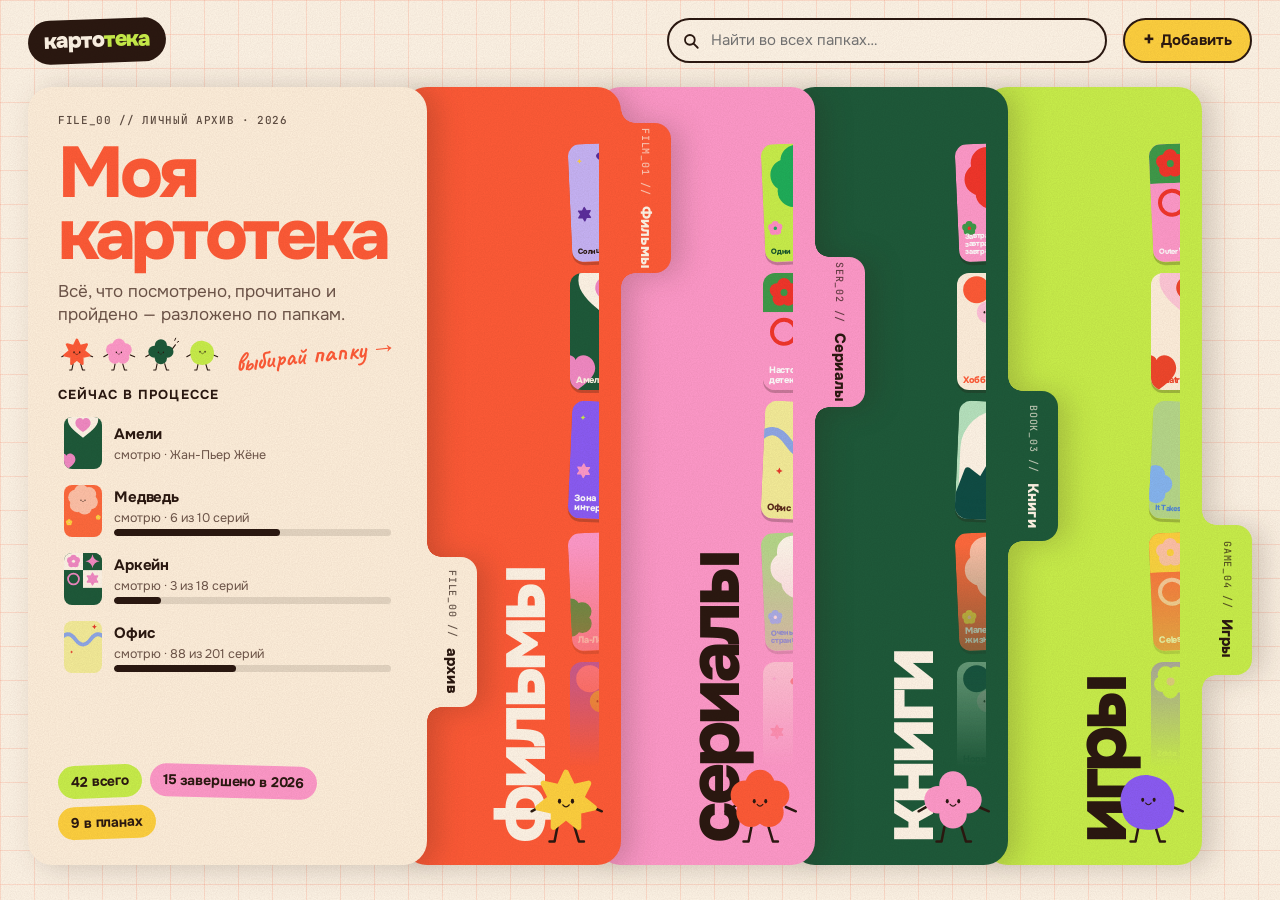
<file: kartoteka.html>
<!doctype html>
<html lang="ru">
<head>
  <meta charset="utf-8">
  <meta name="viewport" content="width=device-width, initial-scale=1">
  <title>Картотека</title>
  <meta name="description" content="Личная картотека фильмов, сериалов, книг и игр">
  <link rel="preconnect" href="https://fonts.googleapis.com">
  <link rel="preconnect" href="https://fonts.gstatic.com" crossorigin>
  <link href="https://fonts.googleapis.com/css2?family=Onest:wght@400;500;600;700;800;900&family=Caveat:wght@500;700&family=JetBrains+Mono:wght@400;600&display=swap" rel="stylesheet">
  <style>
/* ============ Токены ============ */
:root {
  --cream: #FFF6E8;
  --paper: #FFF1DD;
  --ink: #2B1810;
  --ink-2: #6E5549;
  --tomato: #FF5B37;
  --pink: #FF9ACB;
  --lime: #C9F04B;
  --forest: #1E5A3A;
  --yellow: #FFD23F;
  --blue: #86B6F2;
  --lav: #C7B4F7;
  --violet: #8B5CF6;
  --peach: #FFB59A;

  --r: 14px;          /* радиус вогнутых «плечиков» язычка */
  --tab-w: 50px;      /* ширина боковых язычков папок */
  --gutter: 28px;

  --font: 'Onest', system-ui, -apple-system, 'Segoe UI', sans-serif;
  --hand: 'Caveat', 'Comic Sans MS', cursive;
  --mono: 'JetBrains Mono', ui-monospace, 'SFMono-Regular', monospace;

  --page: var(--cream);
  --grid: rgba(255, 91, 55, .15);
  --shadow: rgba(43, 24, 16, .2);
}

* { box-sizing: border-box; }

html { -webkit-text-size-adjust: 100%; }

body {
  margin: 0;
  min-height: 100vh;
  font-family: var(--font);
  color: var(--ink);
  background-color: var(--page);
  background-image:
    linear-gradient(var(--grid) 1px, transparent 1px),
    linear-gradient(90deg, var(--grid) 1px, transparent 1px);
  background-size: 34px 34px;
  transition: background-color .45s ease;
  overflow-x: hidden;
}

/* бумажное зерно поверх всего */
body::after {
  content: "";
  position: fixed;
  inset: 0;
  pointer-events: none;
  z-index: 100;
  opacity: .22;
  mix-blend-mode: multiply;
  background-image: url("data:image/svg+xml,%3Csvg xmlns='http://www.w3.org/2000/svg' width='180' height='180'%3E%3Cfilter id='n'%3E%3CfeTurbulence type='fractalNoise' baseFrequency='.85' numOctaves='3' stitchTiles='stitch'/%3E%3CfeColorMatrix values='0 0 0 0 .17 0 0 0 0 .09 0 0 0 0 .06 0 0 0 .55 0'/%3E%3C/filter%3E%3Crect width='100%25' height='100%25' filter='url(%23n)'/%3E%3C/svg%3E");
}

body.has-modal { overflow: hidden; }

a { color: inherit; }
button, input, select, textarea { font: inherit; color: inherit; }
:focus-visible { outline: 3px solid var(--violet); outline-offset: 3px; border-radius: 8px; }

.mono { font: 500 11px/1.3 var(--mono); letter-spacing: .06em; text-transform: uppercase; opacity: .75; }
[hidden] { display: none !important; }
.sr { position: absolute; width: 1px; height: 1px; overflow: hidden; clip: rect(0 0 0 0); }

/* ============ Кнопки и общие элементы ============ */
.btn {
  display: inline-flex; align-items: center; gap: 6px;
  border: 2px solid var(--ink);
  border-radius: 999px;
  padding: 10px 18px 11px;
  background: var(--yellow);
  color: var(--ink);
  font-weight: 700; font-size: 15px;
  cursor: pointer;
  white-space: nowrap;
  transition: transform .18s ease, background .18s;
}
.btn:hover { transform: rotate(-2deg) scale(1.04); }
.btn span { font-size: 20px; line-height: 0; }
.btn--big { font-size: 17px; padding: 14px 26px 15px; }

.sticker {
  display: inline-block;
  background: var(--s);
  border-radius: 999px;
  padding: 7px 13px 8px;
  font-weight: 700; font-size: 14px;
  letter-spacing: -.01em;
}
.sticker:nth-child(odd) { transform: rotate(-2deg); }
.sticker:nth-child(even) { transform: rotate(1.5deg); }

.hand-note { font: 700 26px/1 var(--hand); color: var(--tomato); }

.bar { display: block; height: 7px; border-radius: 99px; background: rgba(43, 24, 16, .12); overflow: hidden; }
.bar > span { display: block; height: 100%; border-radius: inherit; background: var(--ink); }
.bar--big { height: 12px; margin-top: 10px; border: 2px solid var(--ink); background: var(--cream); }
.bar--big > span { background: var(--blue); }

/* ============ Верхняя панель ============ */
.topbar {
  position: relative; z-index: 30;
  display: flex; align-items: center; gap: 16px;
  padding: 18px var(--gutter);
}
.logo {
  font-weight: 900; font-size: 22px; letter-spacing: -.05em;
  background: var(--ink); color: var(--cream);
  padding: 7px 16px 9px; border-radius: 999px;
  text-decoration: none;
  transform: rotate(-2deg);
  transition: transform .2s;
}
.logo:hover { transform: rotate(2deg) scale(1.05); }
.logo b { color: var(--lime); font-weight: 900; }

.search { position: relative; flex: 1; max-width: 440px; margin-left: auto; }
.search input {
  width: 100%;
  border: 2px solid var(--ink); border-radius: 999px;
  background: var(--cream);
  padding: 10px 16px 11px 42px;
  font-size: 15px;
}
.search-icon, .field-inline svg {
  position: absolute; left: 15px; top: 50%; translate: 0 -50%;
  width: 18px; height: 18px; fill: none; stroke: var(--ink); stroke-width: 2.4; stroke-linecap: round;
  pointer-events: none;
}
.search-results {
  position: absolute; top: calc(100% + 8px); left: 0; right: 0;
  background: var(--cream);
  border: 2px solid var(--ink); border-radius: 20px;
  padding: 6px;
  box-shadow: 0 16px 40px var(--shadow);
}
.result {
  width: 100%; display: flex; align-items: center; gap: 12px;
  border: 0; background: none; text-align: left; cursor: pointer;
  padding: 8px; border-radius: 14px;
}
.result:hover { background: #FFE9C9; }
.result-type { margin-left: auto; font-size: 12px; font-weight: 700; background: var(--c); color: var(--fi); padding: 4px 9px; border-radius: 999px; }
.result-empty { margin: 10px 12px; color: var(--ink-2); }

/* ============ Главная: полка с папками ============ */
.shelf {
  display: flex;
  height: calc(100vh - 88px);
  min-height: 640px;
  padding: 6px calc(var(--gutter) + var(--tab-w)) var(--gutter) var(--gutter);
}

.folder {
  position: relative;
  flex: 1 1 0;
  min-width: 0;
  margin-left: -24px; /* прячем скругление предыдущей папки */
  filter: drop-shadow(10px 2px 14px var(--shadow));
  transition: flex-grow .55s cubic-bezier(.2, .8, .2, 1);
  --tc: var(--c);
}
.folder:first-child { margin-left: 0; }
.folder--title { flex: 0 0 34%; }
.folder:not(.folder--title):hover,
.folder:not(.folder--title):focus-within { flex-grow: 1.9; }

.folder-body {
  position: absolute; inset: 0;
  display: flex; gap: 14px;
  padding: 24px 22px 22px calc(24px + var(--tab-w) + 14px);
  background: var(--c);
  color: var(--fi);
  border-radius: 24px;
  overflow: hidden;
  text-decoration: none;
}

/* боковой язычок: торчит справа, с вогнутыми плечиками */
.folder-tab {
  position: absolute;
  left: 100%;
  top: var(--tab-top, 36px);
  width: var(--tab-w);
  height: 150px;
  display: flex; align-items: center; justify-content: center; gap: 10px;
  writing-mode: vertical-rl;
  background: var(--c);
  color: var(--fi);
  border-radius: 0 16px 16px 0;
  font-weight: 800; font-size: 15px; letter-spacing: .01em;
  text-decoration: none;
  white-space: nowrap;
}
.folder-tab small { font: 500 10px var(--mono); letter-spacing: .08em; opacity: .7; }
.folder-tab::before, .folder-tab::after {
  content: ""; position: absolute; left: 0;
  width: var(--r); height: var(--r);
  pointer-events: none;
}
.folder-tab::before { bottom: 100%; background: radial-gradient(circle at 100% 0, transparent calc(var(--r) - .5px), var(--tc) var(--r)); }
.folder-tab::after  { top: 100%;    background: radial-gradient(circle at 100% 100%, transparent calc(var(--r) - .5px), var(--tc) var(--r)); }
.folder--title .folder-tab { --tab-top: 470px; }

.folder-vtitle {
  margin: 0;
  writing-mode: vertical-rl;
  transform: rotate(180deg);
  font-size: clamp(54px, 8.2vh, 100px);
  font-weight: 800;
  letter-spacing: -.055em;
  line-height: .82;
  white-space: nowrap;
  align-self: flex-end;
}
.folder-main { flex: 1; min-width: 0; display: flex; flex-direction: column; gap: 14px; }
.folder-main > .mono { white-space: nowrap; overflow: hidden; text-overflow: ellipsis; opacity: 0; transition: opacity .3s; }
.folder:hover .folder-main > .mono, .folder:focus-within .folder-main > .mono { opacity: .75; }
.folder-peek {
  flex: 1;
  display: grid;
  grid-template-columns: repeat(auto-fill, minmax(84px, 1fr));
  grid-auto-rows: max-content;
  gap: 12px;
  align-content: start;
  overflow: hidden;
  padding: 4px;
  -webkit-mask-image: linear-gradient(#000 62%, transparent 96%);
          mask-image: linear-gradient(#000 62%, transparent 96%);
}
.mini-cover {
  display: block;
  aspect-ratio: 300 / 420;
  border-radius: 12px;
  overflow: hidden;
  transform: rotate(var(--rot));
  box-shadow: 0 3px 0 rgba(43, 24, 16, .25);
  transition: transform .35s;
}
.mini-cover svg { display: block; width: 100%; height: 100%; }
.folder:hover .mini-cover { transform: rotate(0) translateY(-2px); }
.folder-foot { display: flex; justify-content: space-between; align-items: end; gap: 10px; font-weight: 600; font-size: 14px; padding-right: 70px; }
.folder-foot { opacity: 0; transition: opacity .3s; }
.folder:hover .folder-foot, .folder:focus-within .folder-foot { opacity: 1; }
.folder-foot .open { opacity: 0; transform: translateX(-8px); transition: .3s; white-space: nowrap; }
.folder:hover .folder-foot .open, .folder:focus-within .folder-foot .open { opacity: 1; transform: none; }
.folder-mascot {
  position: absolute; right: 12px; bottom: 10px;
  width: 86px;
  transition: transform .45s cubic-bezier(.3, 1.6, .5, 1);
}
.folder:hover .folder-mascot { transform: translateY(-10px) rotate(-10deg); }

/* титульный лист */
.title-sheet { flex-direction: column; gap: 14px; padding: 26px 30px; }
.title-sheet h1 {
  margin: 2px 0 0;
  color: var(--tomato);
  font-size: clamp(52px, 5.6vw, 92px);
  font-weight: 800;
  letter-spacing: -.06em;
  line-height: .86;
}
.lead { margin: 0; font-size: 17px; line-height: 1.35; max-width: 30ch; color: var(--ink-2); }
.mascot-row { display: flex; align-items: flex-end; gap: 4px; margin: -4px 0 -6px; }
.mascot-link { width: 72px; display: block; animation: bob 2.6s ease-in-out infinite; animation-delay: var(--d); }
.mascot-link:hover { animation-play-state: paused; transform: scale(1.12) rotate(-8deg); }
.mascot-link svg { display: block; width: 100%; }

.now { flex: 1; min-height: 0; overflow: auto; }
.now h3 { margin: 4px 0 8px; font-size: 13px; text-transform: uppercase; letter-spacing: .08em; }
.now ul { list-style: none; margin: 0; padding: 0; display: grid; gap: 4px; }
.now-item {
  width: 100%; display: flex; gap: 12px; align-items: center;
  border: 0; background: none; text-align: left; cursor: pointer;
  padding: 6px; border-radius: 14px;
}
.now-item:hover { background: rgba(255, 91, 55, .09); }
.now-thumb { flex: none; width: 38px; height: 52px; border-radius: 8px; overflow: hidden; display: block; }
.now-thumb svg { display: block; width: 100%; height: 100%; }
.now-text { flex: 1; min-width: 0; display: grid; gap: 3px; }
.now-text b { font-size: 15px; letter-spacing: -.01em; white-space: nowrap; overflow: hidden; text-overflow: ellipsis; }
.now-text small { font-size: 12.5px; color: var(--ink-2); }
.stats { display: flex; flex-wrap: wrap; gap: 8px; }
.mascot-row .hand-note { align-self: center; margin-left: 10px; transform: rotate(-6deg); white-space: nowrap; }

@keyframes bob { 50% { transform: translateY(-6px) rotate(-4deg); } }

/* ============ Коллекция ============ */
.coll { padding: 0 calc(var(--gutter) + 40px) 0 var(--gutter); color: var(--fi); }
.back {
  display: inline-block;
  font-weight: 700; text-decoration: none;
  background: var(--cream); color: var(--ink);
  padding: 7px 14px 8px; border-radius: 999px;
  transition: transform .2s;
}
.back:hover { transform: translateX(-4px) rotate(-2deg); }
.coll-hero { display: flex; align-items: flex-end; justify-content: space-between; gap: 20px; margin-top: 18px; }
.coll-hero h1 {
  margin: 6px 0 8px;
  font-size: clamp(72px, 12vw, 170px);
  font-weight: 800;
  letter-spacing: -.065em;
  line-height: .82;
}
.coll-sub { margin: 0; font-size: 17px; font-weight: 500; opacity: .9; }
.coll-mascot { position: relative; width: clamp(120px, 15vw, 200px); flex: none; animation: bob 3s ease-in-out infinite; }
.coll-mascot > svg:first-child { display: block; width: 100%; }
.coll-mascot .doodle { position: absolute; width: 38px; top: -6px; left: -20px; color: var(--cream); }

.coll-tools { display: flex; flex-wrap: wrap; gap: 10px; margin-top: 22px; }
.field-inline { position: relative; flex: 1; max-width: 340px; }
.field-inline input, .select select {
  width: 100%;
  border: 2px solid var(--ink); border-radius: 999px;
  background: var(--cream); color: var(--ink);
  padding: 10px 16px 11px 42px;
  font-size: 15px;
}
.select select { padding-left: 16px; padding-right: 36px; appearance: none; cursor: pointer; font-weight: 600;
  background-image: url("data:image/svg+xml,%3Csvg xmlns='http://www.w3.org/2000/svg' viewBox='0 0 12 8'%3E%3Cpath d='M1 1l5 5 5-5' stroke='%232B1810' stroke-width='2' fill='none' stroke-linecap='round'/%3E%3C/svg%3E");
  background-repeat: no-repeat; background-position: right 14px center; background-size: 12px; }

/* горизонтальные язычки статусов */
.status-tabs {
  display: flex; align-items: flex-end;
  margin-top: 30px;
  padding-left: 26px;
  overflow-x: auto;
  scrollbar-width: none;
  /* место для «плечиков» активного язычка */
  padding-right: 20px;
}
.status-tabs::-webkit-scrollbar { display: none; }
.stab {
  --tc: var(--sc);
  position: relative;
  flex: none;
  border: 0;
  background: var(--tc);
  color: var(--ink);
  font-weight: 700; font-size: 15px;
  padding: 13px 22px 20px;
  margin-right: -10px;
  border-radius: 16px 16px 0 0;
  cursor: pointer;
  transform: translateY(8px);
  transition: transform .2s;
  box-shadow: 0 -2px 10px rgba(43, 24, 16, .08);
}
.stab:hover { transform: translateY(3px); }
.stab .count { font: 500 12px var(--mono); margin-left: 8px; opacity: .6; }
.stab.is-active { --tc: var(--cream); transform: none; padding-bottom: 16px; box-shadow: none; }
.stab.is-active::before, .stab.is-active::after {
  content: ""; position: absolute; bottom: 0;
  width: var(--r); height: var(--r);
  pointer-events: none;
}
.stab.is-active::before { right: 100%; background: radial-gradient(circle at 0 0, transparent calc(var(--r) - .5px), var(--tc) var(--r)); }
.stab.is-active::after  { left: 100%;  background: radial-gradient(circle at 100% 0, transparent calc(var(--r) - .5px), var(--tc) var(--r)); }

.sheet {
  position: relative; z-index: 7;
  min-height: 60vh;
  background-color: var(--cream);
  background-image:
    linear-gradient(rgba(255, 91, 55, .12) 1px, transparent 1px),
    linear-gradient(90deg, rgba(255, 91, 55, .12) 1px, transparent 1px);
  background-size: 34px 34px;
  color: var(--ink);
  border-radius: 28px 28px 0 0;
  padding: 34px 30px 60px;
  box-shadow: 0 -6px 24px rgba(43, 24, 16, .12);
}
.grid { display: grid; grid-template-columns: repeat(auto-fill, minmax(186px, 1fr)); gap: 34px 24px; }

.card {
  display: flex; flex-direction: column; gap: 12px;
  border: 0; background: none; padding: 0; text-align: left; cursor: pointer;
}
.cover {
  position: relative; display: block;
  aspect-ratio: 300 / 420;
  border: 2px solid var(--ink);
  border-radius: 20px;
  overflow: hidden;
  transition: transform .3s cubic-bezier(.3, 1.4, .5, 1);
}
.cover svg { display: block; width: 100%; height: 100%; }
.card:hover .cover, .card:focus-visible .cover { transform: rotate(-2.5deg) translateY(-6px); }
.card:nth-child(even):hover .cover { transform: rotate(2.5deg) translateY(-6px); }
.status-pill {
  position: absolute; top: 10px; right: 10px;
  background: var(--sc);
  border: 1.5px solid var(--ink); border-radius: 999px;
  padding: 3px 9px 4px;
  font-size: 12px; font-weight: 700;
}
.card-meta { display: grid; gap: 5px; }
.card-code { font: 500 10.5px var(--mono); letter-spacing: .08em; color: var(--ink-2); }
.card h3 { margin: 0; font-size: 17px; font-weight: 700; letter-spacing: -.025em; line-height: 1.15; }
.card .sub { font-size: 13.5px; color: var(--ink-2); }
.stars-mini { display: flex; gap: 1px; }

.empty { grid-column: 1 / -1; display: grid; justify-items: center; gap: 8px; padding: 50px 0; text-align: center; }
.empty svg { width: 130px; }
.empty p { margin: 0 0 8px; font: 700 34px var(--hand); color: var(--tomato); }

/* другие папки — язычки у правого края */
.side-tabs { position: fixed; right: 0; top: 150px; z-index: 20; display: flex; flex-direction: column; gap: 8px; }
.side-tab {
  writing-mode: vertical-rl;
  background: var(--c); color: var(--fi);
  padding: 20px 12px 20px 14px;
  border-radius: 16px 0 0 16px;
  font-weight: 800; font-size: 14px;
  text-decoration: none;
  transform: translateX(10px);
  transition: transform .25s;
  filter: drop-shadow(-4px 2px 8px var(--shadow));
}
.side-tab:hover { transform: translateX(0); }

/* ============ Модальное окно ============ */
.modal {
  position: fixed; inset: 0; z-index: 50;
  display: flex; justify-content: center; align-items: flex-start;
  padding: 70px 20px 40px;
  overflow-y: auto;
}
.modal-backdrop { position: fixed; inset: 0; background: rgba(43, 24, 16, .5); animation: fade .25s; }
.sheet-card {
  position: relative;
  width: min(940px, 100%);
  background: var(--c);
  color: var(--fi);
  border-radius: 28px;
  padding: 14px;
  animation: pop .4s cubic-bezier(.3, 1.4, .5, 1);
  transition: background .3s;
  --tc: var(--c);
}
.sheet-tab {
  position: absolute; bottom: 100%; left: 36px;
  background: var(--tc);
  padding: 12px 22px 10px;
  border-radius: 16px 16px 0 0;
  font: 600 12px var(--mono); letter-spacing: .08em; text-transform: uppercase;
}
.sheet-tab::before, .sheet-tab::after { content: ""; position: absolute; bottom: 0; width: var(--r); height: var(--r); }
.sheet-tab::before { right: 100%; background: radial-gradient(circle at 0 0, transparent calc(var(--r) - .5px), var(--tc) var(--r)); }
.sheet-tab::after  { left: 100%;  background: radial-gradient(circle at 100% 0, transparent calc(var(--r) - .5px), var(--tc) var(--r)); }
.close {
  position: absolute; top: -18px; right: -14px; z-index: 2;
  width: 46px; height: 46px;
  border: 2px solid var(--ink); border-radius: 50%;
  background: var(--yellow); color: var(--ink);
  font-size: 26px; line-height: 1; cursor: pointer;
  transition: transform .2s;
}
.close:hover { transform: rotate(90deg); }
.sheet-inner {
  background: var(--cream);
  color: var(--ink);
  border-radius: 20px;
  padding: 30px;
}

.detail { display: grid; grid-template-columns: minmax(200px, 280px) 1fr; gap: 34px; align-items: start; }
.detail-cover { border: 2px solid var(--ink); border-radius: 22px; overflow: hidden; transform: rotate(-2deg); position: sticky; top: 0; }
.detail-cover svg { display: block; width: 100%; }
.detail-info { display: grid; gap: 20px; min-width: 0; }
.detail-info h2 { margin: 0; font-size: clamp(34px, 4.4vw, 56px); font-weight: 800; letter-spacing: -.05em; line-height: .92; }
.detail-sub { margin: -10px 0 0; font-size: 16px; color: var(--ink-2); }
.detail-grid { display: grid; grid-template-columns: 1fr 1fr; gap: 18px 24px; }

.chips { display: flex; flex-wrap: wrap; gap: 8px; }
.chip {
  display: inline-flex; align-items: center;
  border: 2px solid var(--ink); border-radius: 999px;
  background: transparent;
  padding: 6px 14px 7px;
  font-size: 14px; font-weight: 700;
  cursor: pointer;
  transition: transform .15s, background .15s;
}
.chip:hover { transform: rotate(-2deg); }
.chip.is-on, .chip:has(input:checked) { background: var(--sc); }
.chip input { position: absolute; opacity: 0; pointer-events: none; }
.chip--type:has(input:checked) { background: var(--c); color: var(--fi); }
.chip:has(input:focus-visible) { outline: 3px solid var(--violet); outline-offset: 2px; }

.field { display: grid; gap: 7px; align-content: start; }
.label { font: 600 11px var(--mono); letter-spacing: .08em; text-transform: uppercase; color: var(--ink-2); }
.field input:not([type=radio]), .field textarea {
  width: 100%;
  border: 2px solid var(--ink); border-radius: 14px;
  background: #FFFDF8;
  padding: 10px 12px;
  font-size: 15px;
}
.stars { display: flex; gap: 2px; }
.stars button { border: 0; background: none; padding: 2px; cursor: pointer; transition: transform .15s; }
.stars button:hover { transform: scale(1.2) rotate(-10deg); }

.progress-edit { display: flex; align-items: center; gap: 8px; font-weight: 600; }
.progress-edit input { width: 72px !important; text-align: center; padding: 8px 6px !important; }
.progress-edit span { display: flex; align-items: center; gap: 8px; white-space: nowrap; }
.round {
  flex: none; width: 36px; height: 36px;
  border: 2px solid var(--ink); border-radius: 50%;
  background: var(--blue); font-size: 20px; line-height: 1; cursor: pointer;
}

.tags { display: flex; flex-wrap: wrap; gap: 8px; align-items: center; }
.tag {
  display: inline-flex; align-items: center; gap: 4px;
  background: var(--tc);
  border-radius: 999px;
  padding: 5px 6px 6px 13px;
  font-size: 14px; font-weight: 700;
}
.tag:nth-child(odd) { transform: rotate(-1.5deg); }
.tag button { border: 0; background: rgba(43, 24, 16, .12); width: 20px; height: 20px; border-radius: 50%; cursor: pointer; line-height: 1; font-size: 14px; }
.field .tag-input { width: 110px; border-style: dashed; border-radius: 999px; padding: 6px 12px; }

.field .notes {
  font: 600 23px/32px var(--hand);
  border-radius: 16px;
  padding: 4px 16px;
  background: #FFFDF8 repeating-linear-gradient(transparent 0 31px, rgba(134, 182, 242, .55) 31px 32px);
  background-attachment: local;
  resize: vertical;
  min-height: 136px;
}
.link-danger { justify-self: start; border: 0; background: none; padding: 0; color: #C2361B; font-weight: 600; text-decoration: underline; text-underline-offset: 3px; cursor: pointer; }

/* форма добавления */
.add-form { display: grid; grid-template-columns: 1fr 1fr; gap: 18px 22px; }
.field--wide { grid-column: 1 / -1; }
.add-head { grid-column: 1 / -1; display: flex; align-items: baseline; gap: 16px; flex-wrap: wrap; }
.add-head h2 { margin: 0; font-size: clamp(34px, 4vw, 50px); font-weight: 800; letter-spacing: -.05em; line-height: .95; }
.add-head .hand-note { transform: rotate(-4deg); }
.type-chips { grid-column: 1 / -1; }
.type-chips .chip { font-size: 16px; padding: 9px 18px 10px; }
.add-actions { display: flex; justify-content: flex-end; }

/* тост */
.toast {
  position: fixed; left: 50%; bottom: 28px; z-index: 60;
  translate: -50% 20px;
  background: var(--ink); color: var(--cream);
  padding: 12px 20px 13px; border-radius: 999px;
  font-weight: 700;
  opacity: 0; pointer-events: none;
  transition: .3s cubic-bezier(.3, 1.4, .5, 1);
}
.toast.is-on { opacity: 1; translate: -50% 0; }

@keyframes pop { from { transform: translateY(30px) rotate(1.5deg); opacity: 0; } }
@keyframes fade { from { opacity: 0; } }

/* ============ Адаптив ============ */
@media (max-width: 1180px) {
  .folder--title { flex-basis: 30%; }
  .folder-vtitle { font-size: clamp(46px, 7vh, 80px); }
  .mascot-link { width: 58px; }
}

/* планшет и телефон: папки стопкой сверху вниз, язычки сверху */
@media (max-width: 860px) {
  :root { --gutter: 16px; }
  .topbar { flex-wrap: wrap; gap: 10px; }
  .search { order: 3; flex-basis: 100%; max-width: none; }
  .btn--add { margin-left: auto; }

  .shelf { flex-direction: column; height: auto; min-height: 0; padding: 50px var(--gutter) 40px; gap: 0; }
  .folder, .folder--title { flex: none; margin: 0; margin-top: -24px; filter: drop-shadow(0 -6px 12px var(--shadow)); }
  .folder:not(.folder--title):hover { flex-grow: 0; }
  .folder:first-child { margin-top: 0; }
  .folder--title { z-index: 1 !important; }
  .folder[data-type="film"] { z-index: 2 !important; --tab-left: 40%; }
  .folder[data-type="series"] { z-index: 3 !important; --tab-left: 8%; }
  .folder[data-type="book"] { z-index: 4 !important; --tab-left: 44%; }
  .folder[data-type="game"] { z-index: 5 !important; --tab-left: 18%; }

  .folder-body { position: relative; inset: auto; flex-direction: column; gap: 12px; padding: 20px 20px 64px; }
  .folder-main > .mono { display: none; }
  .title-sheet { padding-bottom: 60px; }
  .folder-tab, .folder--title .folder-tab {
    left: var(--tab-left, 8%); top: auto; bottom: calc(100% - 1px);
    width: auto; height: 44px;
    padding: 0 20px;
    writing-mode: horizontal-tb;
    border-radius: 16px 16px 0 0;
    font-size: 15px;
  }
  .folder--title .folder-tab { display: none; }
  .folder-tab::before { bottom: 0; left: auto; right: 100%; top: auto;
    background: radial-gradient(circle at 0 0, transparent calc(var(--r) - .5px), var(--tc) var(--r)); }
  .folder-tab::after { top: auto; bottom: 0; left: 100%;
    background: radial-gradient(circle at 100% 0, transparent calc(var(--r) - .5px), var(--tc) var(--r)); }

  .folder-vtitle { writing-mode: horizontal-tb; transform: none; align-self: auto; font-size: 46px; line-height: .9; }
  .folder-main { gap: 12px; }
  .folder-peek { display: flex; gap: 10px; overflow: hidden; -webkit-mask-image: linear-gradient(90deg, #000 70%, transparent); mask-image: linear-gradient(90deg, #000 70%, transparent); }
  .mini-cover { flex: none; width: 78px; }
  .folder-foot { display: none; }
  .folder-mascot { width: 64px; top: 10px; right: 14px; bottom: auto; }
  .mascot-row .hand-note { font-size: 22px; }
  .now { overflow: visible; }

  .coll { padding: 0 var(--gutter); }
  .coll-hero { align-items: center; }
  .side-tabs { position: static; flex-direction: row; gap: 6px; margin: 18px var(--gutter) 0; }
  .side-tab { writing-mode: horizontal-tb; border-radius: 14px; transform: none; padding: 9px 14px 10px; filter: none; }
  .status-tabs { padding-left: 14px; }
  .stab { padding: 11px 16px 18px; font-size: 14px; }
  .sheet { padding: 24px 16px 40px; border-radius: 22px 22px 0 0; }
  .grid { grid-template-columns: repeat(auto-fill, minmax(150px, 1fr)); gap: 26px 14px; }

  .modal { padding: 60px 12px 24px; }
  .detail, .add-form { grid-template-columns: 1fr; }
  .detail-cover { position: static; max-width: 220px; justify-self: center; }
  .detail-grid { grid-template-columns: 1fr; }
  .sheet-inner { padding: 22px 18px; }
  .close { right: -4px; }
}

@media (max-width: 480px) {
  .grid { grid-template-columns: 1fr 1fr; }
  .card h3 { font-size: 15px; }
  .coll-mascot { width: 96px; }
  .coll-tools .btn { flex: 1; justify-content: center; }
  .field-inline { max-width: none; flex-basis: 100%; }
  .select { flex: 0 1 auto; }
}

@media (prefers-reduced-motion: reduce) {
  *, *::before, *::after { animation: none !important; transition: none !important; }
}

</style>
</head>
<body>
  <header class="topbar">
    <a class="logo" href="#/" aria-label="Картотека — на главную">карто<b>тека</b></a>
    <div class="search" role="search">
      <svg class="search-icon" viewBox="0 0 24 24" aria-hidden="true"><circle cx="10.5" cy="10.5" r="6.5"/><path d="M15.5 15.5 21 21"/></svg>
      <input id="global-search" type="search" placeholder="Найти во всех папках…" autocomplete="off" aria-label="Поиск по картотеке">
      <div class="search-results" id="search-results" hidden></div>
    </div>
    <button class="btn btn--add" data-action="add" type="button"><span aria-hidden="true">+</span> Добавить</button>
  </header>

  <main id="app"></main>
  <div id="modal-root"></div>
  <div class="toast" id="toast" role="status" aria-live="polite"></div>

  <script>
// Стартовые данные прототипа. После первого запуска состояние хранится в localStorage.
window.SEED = (() => {
  const rows = {
    film: [
      ['Дюна: Часть вторая', 'Дени Вильнёв', 2024, 'фантастика', 'done', 5, null, '2026-03-02', ['эпик', 'IMAX'], 'Пересмотреть в IMAX ещё раз. Саундтрек Циммера на повторе.'],
      ['Прошлые жизни', 'Селин Сон', 2023, 'драма', 'done', 5, null, '2026-02-14', ['до слёз'], ''],
      ['Анора', 'Шон Бейкер', 2024, 'драма', 'done', 4, null, '2026-01-20', [], ''],
      ['Паразиты', 'Пон Джун Хо', 2019, 'триллер', 'done', 5, null, '2025-11-10', ['любимое'], ''],
      ['Бедные-несчастные', 'Йоргос Лантимос', 2023, 'фэнтези', 'done', 4, null, '2026-05-03', ['визуал'], ''],
      ['Унесённые призраками', 'Хаяо Миядзаки', 2001, 'анимация', 'done', 5, null, '2025-12-31', ['уют', 'любимое'], ''],
      ['Всё везде и сразу', 'Дэн Кван, Дэниел Шайнерт', 2022, 'фантастика', 'want', 0, null, null, [], 'Советовали три человека подряд.'],
      ['Субстанция', 'Корали Фаржа', 2024, 'хоррор', 'want', 0, null, null, [], ''],
      ['Ла-Ла Ленд', 'Дэмьен Шазелл', 2016, 'мюзикл', 'done', 4, null, '2026-07-19', ['музыка'], ''],
      ['Зона интересов', 'Джонатан Глейзер', 2023, 'драма', 'want', 0, null, null, [], ''],
      ['Амели', 'Жан-Пьер Жёне', 2001, 'комедия', 'progress', 0, null, null, ['уют'], 'Остановилась на сцене с гномом.'],
      ['Солнцестояние', 'Ари Астер', 2019, 'хоррор', 'dropped', 2, null, null, [], 'Не моё, не досмотрено.'],
    ],
    series: [
      ['Медведь', 'Кристофер Сторер', 2022, 'драма', 'progress', 0, [6, 10], null, ['кухня'], 'Yes, chef!'],
      ['Разделение', 'Дэн Эриксон', 2022, 'триллер', 'done', 5, [19, 19], '2026-04-11', ['любимое'], ''],
      ['Сёгун', 'Рэйчел Кондо, Джастин Маркс', 2024, 'историческая драма', 'done', 5, [10, 10], '2026-01-08', [], ''],
      ['Дрянь', 'Фиби Уоллер-Бридж', 2016, 'комедия', 'done', 5, [12, 12], '2025-10-02', ['британское'], ''],
      ['Аркейн', 'Кристиан Линке, Алекс Йе', 2021, 'анимация', 'progress', 0, [3, 18], null, ['визуал'], ''],
      ['Белый лотос', 'Майк Уайт', 2021, 'драма', 'want', 0, [0, 21], null, [], ''],
      ['Очень странные дела', 'Мэтт и Росс Дафферы', 2016, 'фантастика', 'dropped', 3, [17, 42], null, [], ''],
      ['Офис', 'Грег Дэниелс', 2005, 'комедия', 'progress', 0, [88, 201], null, ['на фон'], ''],
      ['Настоящий детектив', 'Ник Пиццолатто', 2014, 'детектив', 'want', 0, [0, 8], null, [], ''],
      ['Одни из нас', 'Крейг Мейзин, Нил Дракманн', 2023, 'драма', 'done', 4, [16, 16], '2026-06-22', [], ''],
    ],
    book: [
      ['Мастер и Маргарита', 'Михаил Булгаков', 1967, 'роман', 'done', 5, [480, 480], '2026-02-01', ['перечитать', 'классика'], ''],
      ['Щегол', 'Донна Тартт', 2013, 'роман', 'progress', 0, [412, 830], null, [], 'Очень медленно, но красиво.'],
      ['Тайная история', 'Донна Тартт', 1992, 'роман', 'done', 5, [620, 620], '2025-11-28', ['любимое'], ''],
      ['Цирцея', 'Мадлен Миллер', 2018, 'мифология', 'done', 4, [416, 416], '2026-03-30', [], ''],
      ['Проект «Аве Мария»', 'Энди Вейер', 2021, 'фантастика', 'done', 5, [496, 496], '2026-08-14', ['рокки!'], ''],
      ['Норвежский лес', 'Харуки Мураками', 1987, 'роман', 'want', 0, [0, 384], null, [], ''],
      ['Маленькая жизнь', 'Ханья Янагихара', 2015, 'роман', 'dropped', 3, [300, 816], null, ['тяжело'], ''],
      ['Сто лет одиночества', 'Габриэль Гарсиа Маркес', 1967, 'магический реализм', 'want', 0, [0, 448], null, ['классика'], ''],
      ['Хоббит', 'Дж. Р. Р. Толкин', 1937, 'фэнтези', 'done', 4, [320, 320], '2026-05-17', ['уют'], ''],
      ['Завтра, и завтра, и завтра', 'Габриэль Зевин', 2022, 'роман', 'progress', 0, [120, 480], null, ['про игры'], ''],
    ],
    game: [
      ['Hades II', 'Supergiant Games', 2025, 'рогалик', 'progress', 0, [60, 100], null, ['ещё один забег'], ''],
      ['Stardew Valley', 'ConcernedApe', 2016, 'симулятор фермы', 'done', 5, [100, 100], '2025-12-20', ['уют'], ''],
      ["Baldur's Gate 3", 'Larian Studios', 2023, 'RPG', 'progress', 0, [35, 100], null, ['кооп'], 'Играем с друзьями по пятницам.'],
      ['Hollow Knight', 'Team Cherry', 2017, 'метроидвания', 'dropped', 3, [45, 100], null, [], 'Застряла на боссе.'],
      ['Disco Elysium', 'ZA/UM', 2019, 'RPG', 'done', 5, [100, 100], '2026-02-25', ['любимое'], ''],
      ['Zelda: Tears of the Kingdom', 'Nintendo', 2023, 'приключения', 'want', 0, [0, 100], null, [], ''],
      ['Celeste', 'Maddy Makes Games', 2018, 'платформер', 'done', 4, [100, 100], '2026-04-03', [], ''],
      ['It Takes Two', 'Hazelight Studios', 2021, 'кооператив', 'done', 5, [100, 100], '2026-07-05', ['кооп'], ''],
      ['Balatro', 'LocalThunk', 2024, 'карточная', 'progress', 0, [80, 100], null, [], ''],
      ['Outer Wilds', 'Mobius Digital', 2019, 'приключения', 'want', 0, [0, 100], null, [], ''],
    ],
  };

  const items = [];
  let t = Date.parse('2025-09-01');
  for (const [type, list] of Object.entries(rows)) {
    list.forEach(([title, creator, year, genre, status, rating, progress, finished, tags, notes], i) => {
      t += 86400000 * 3;
      items.push({
        id: `${type}-${i + 1}`,
        num: i + 1,
        type, title, creator, year, genre, status, rating,
        progress: progress ? { cur: progress[0], total: progress[1] } : null,
        started: status === 'done' && finished
          ? new Date(Date.parse(finished) - 86400000 * (5 + i * 2)).toISOString().slice(0, 10)
          : status === 'progress' ? `2026-09-${String(3 + i * 2).padStart(2, '0')}` : null,
        finished,
        tags, notes,
        added: t,
      });
    });
  }
  return items;
})();

</script>
  <script>
// Генеративные «открытки»-обложки в стиле плоских иллюстраций: формы, мордочки, яркие пары цветов.
// Одинаковое название всегда даёт одинаковую обложку.
window.Covers = (() => {
  const INK = '#2B1810';

  const PALETTES = [
    { bg: '#FF8FC6', main: '#FFD23F', acc: '#FFE98A', text: '#FFFFFF' },
    { bg: '#FFF1DE', main: '#FF5B37', acc: '#FFC2DA', text: '#FF5B37' },
    { bg: '#B7D98B', main: '#FFF8EC', acc: '#86B6F2', text: '#4F86D9' },
    { bg: '#FF9ACB', main: '#F2362B', acc: '#3F9B4A', text: '#FFFFFF' },
    { bg: '#FFF1DE', main: '#F0472C', acc: '#FFC9D9', text: '#F0472C' },
    { bg: '#C7B4F7', main: '#5B2E9E', acc: '#FFD23F', text: INK },
    { bg: '#FFE58F', main: '#FF5B37', acc: '#FF9ACB', text: INK },
    { bg: '#B7E4C0', main: '#0F4D45', acc: '#FFF6E8', text: '#0F4D45' },
    { bg: '#4E9BD9', main: '#A9D2F5', acc: '#FFD23F', text: '#FFFFFF' },
    { bg: '#1E5A3A', main: '#F28AC5', acc: '#FFF6E8', text: '#FFF6E8' },
    { bg: '#FF6A3D', main: '#FFC2A8', acc: '#FFD23F', text: '#FFF6E8' },
    { bg: '#F5EE9A', main: '#8FA8E8', acc: '#E8392B', text: '#5A2A1A' },
    { bg: '#C9F04B', main: '#1FAF5A', acc: '#FF8FC6', text: '#14532D' },
    { bg: '#8B5CF6', main: '#FF9ACB', acc: '#C9F04B', text: '#FFFFFF' },
  ];

  function hash(str) {
    let h = 2166136261;
    for (let i = 0; i < str.length; i++) {
      h ^= str.charCodeAt(i);
      h = Math.imul(h, 16777619);
    }
    return h >>> 0;
  }

  function rng(seed) {
    return () => {
      seed = (seed + 0x6d2b79f5) | 0;
      let t = Math.imul(seed ^ (seed >>> 15), 1 | seed);
      t = (t + Math.imul(t ^ (t >>> 7), 61 | t)) ^ t;
      return ((t ^ (t >>> 14)) >>> 0) / 4294967296;
    };
  }

  const f = (n) => Math.round(n * 10) / 10;
  const esc = (s) => String(s).replace(/[&<>"]/g, (c) => ({ '&': '&amp;', '<': '&lt;', '>': '&gt;', '"': '&quot;' }[c]));

  // --- формы ---
  const shape = {
    burst(cx, cy, r, c, n = 8, rot = 0) {
      const pts = [];
      for (let i = 0; i < n * 2; i++) {
        const a = -Math.PI / 2 + rot + (i * Math.PI) / n;
        const rr = i % 2 ? r * 0.55 : r;
        pts.push(`${f(cx + Math.cos(a) * rr)},${f(cy + Math.sin(a) * rr)}`);
      }
      return `<polygon points="${pts.join(' ')}" fill="${c}" stroke="${c}" stroke-width="${f(r * 0.2)}" stroke-linejoin="round"/>`;
    },
    flower(cx, cy, r, c, n = 5, center = null, rot = 0) {
      let s = '';
      for (let i = 0; i < n; i++) {
        const a = rot + (i * 2 * Math.PI) / n - Math.PI / 2;
        s += `<circle cx="${f(cx + Math.cos(a) * r * 0.52)}" cy="${f(cy + Math.sin(a) * r * 0.52)}" r="${f(r * 0.48)}" fill="${c}"/>`;
      }
      s += `<circle cx="${cx}" cy="${cy}" r="${f(r * 0.55)}" fill="${c}"/>`;
      if (center) s += `<circle cx="${cx}" cy="${cy}" r="${f(r * 0.24)}" fill="${center}"/>`;
      return s;
    },
    heart(cx, cy, r, c) {
      return `<path transform="translate(${f(cx)} ${f(cy)}) scale(${f(r)})" d="M0 .9C-.35 .62-1 .2-1-.28-1-.66-.72-.95-.38-.95-.18-.95-.05-.84 0-.7.05-.84.18-.95.38-.95.72-.95 1-.66 1-.28 1 .2.35.62 0 .9Z" fill="${c}"/>`;
    },
    sparkle(cx, cy, r, c) {
      return `<path transform="translate(${f(cx)} ${f(cy)}) scale(${f(r)})" d="M0-1Q.14-.14 1 0Q.14.14 0 1Q-.14.14-1 0Q-.14-.14 0-1Z" fill="${c}"/>`;
    },
    ring(cx, cy, r, c) {
      return `<circle cx="${f(cx)}" cy="${f(cy)}" r="${f(r * 0.86)}" fill="none" stroke="${c}" stroke-width="${f(r * 0.28)}"/>`;
    },
    cherry(cx, cy, r, c, leaf = '#3F9B4A') {
      const a = [cx - r * 0.5, cy + r * 0.25], b = [cx + r * 0.55, cy + r * 0.5];
      const top = [cx + r * 0.25, cy - r * 1.0];
      return `<path d="M${f(a[0])} ${f(a[1] - r * 0.4)}Q${f(cx - r * 0.2)} ${f(cy - r * 0.6)} ${f(top[0])} ${f(top[1])}M${f(b[0])} ${f(b[1] - r * 0.4)}Q${f(cx + r * 0.6)} ${f(cy - r * 0.3)} ${f(top[0])} ${f(top[1])}" stroke="${INK}" stroke-width="${f(r * 0.07)}" fill="none" stroke-linecap="round"/>
        <ellipse cx="${f(top[0] + r * 0.28)}" cy="${f(top[1] + r * 0.05)}" rx="${f(r * 0.3)}" ry="${f(r * 0.13)}" transform="rotate(-25 ${f(top[0] + r * 0.28)} ${f(top[1] + r * 0.05)})" fill="${leaf}"/>
        <circle cx="${f(a[0])}" cy="${f(a[1])}" r="${f(r * 0.48)}" fill="${c}"/>
        <circle cx="${f(b[0])}" cy="${f(b[1])}" r="${f(r * 0.42)}" fill="${c}"/>`;
    },
    squiggle(x, y, w, c, amp = 40, sw = 26) {
      const seg = w / 3;
      return `<path d="M${f(x)} ${f(y)}q${f(seg / 2)} ${-amp} ${f(seg)} 0t${f(seg)} 0t${f(seg)} 0" fill="none" stroke="${c}" stroke-width="${sw}" stroke-linecap="round"/>`;
    },
    arch(x, y, w, h, c) {
      const r = w / 2;
      return `<path d="M${f(x)} ${f(y + h)}V${f(y + r)}A${f(r)} ${f(r)} 0 0 1 ${f(x + w)} ${f(y + r)}V${f(y + h)}Z" fill="${c}"/>`;
    },
    mountain(c) {
      return `<polygon points="-20,430 40,250 90,285 140,190 200,260 250,220 330,330 330,430" fill="${c}" stroke="${c}" stroke-width="24" stroke-linejoin="round"/>`;
    },
  };

  function face(cx, cy, s, ink = INK) {
    return `<g>
      <ellipse cx="${f(cx - s)}" cy="${f(cy)}" rx="${f(s * 0.26)}" ry="${f(s * 0.38)}" fill="${ink}"/>
      <ellipse cx="${f(cx + s)}" cy="${f(cy)}" rx="${f(s * 0.26)}" ry="${f(s * 0.38)}" fill="${ink}"/>
      <path d="M${f(cx - s * 0.5)} ${f(cy + s * 0.55)}Q${f(cx)} ${f(cy + s * 1.15)} ${f(cx + s * 0.5)} ${f(cy + s * 0.55)}" stroke="${ink}" stroke-width="${f(s * 0.2)}" fill="none" stroke-linecap="round"/>
    </g>`;
  }

  // --- композиции ---
  const templates = [
    // большая звезда-взрыв в углу + маленькие звёздочки
    (p, R) => shape.burst(230, 70, 120, p.main, 7, R() * 0.5) + face(215, 80, 18) +
      shape.burst(50, 250, 24, p.main, 6) + shape.sparkle(260, 230, 12, p.acc) + shape.sparkle(40, 60, 9, p.acc),
    // два цветка, срезанные краями
    (p, R) => shape.flower(250, 40, 140, p.main, 5, null, R()) + shape.flower(10, 300, 70, p.acc, 5, null, R()),
    // облако-цветок с мордочкой по центру
    (p, R) => shape.flower(150, 120, 120, p.main, 6, null, R()) + face(150, 125, 16) +
      shape.flower(40, 300, 26, p.acc, 5, p.main) + shape.flower(270, 260, 20, p.acc, 5, p.main),
    // вишенки
    (p) => shape.cherry(215, 110, 90, p.main, p.acc) + face(170, 145, 11) + shape.cherry(60, 300, 34, p.main, p.acc),
    // сердца
    (p) => shape.heart(150, 60, 120, p.acc) + shape.heart(150, 70, 60, p.main) + shape.heart(20, 360, 70, p.main),
    // арка и горы
    (p) => shape.arch(10, 30, 280, 420, p.acc) + shape.mountain(p.main) + shape.sparkle(250, 70, 14, p.bg),
    // волна-змейка
    (p, R) => shape.squiggle(-30, 150, 360, p.main, 70 + R() * 30, 30) + shape.sparkle(240, 50, 20, p.acc) + shape.sparkle(60, 250, 12, p.acc),
    // плитки с фигурами (как паттерн)
    (p) => {
      const cells = [[0, 0], [150, 0], [0, 140], [150, 140]];
      const kinds = ['flower', 'sparkle', 'ring', 'burst'];
      return cells.map(([x, y], i) => {
        const fill = i % 3 === 0 ? p.acc : p.bg;
        const c = i % 3 === 0 ? p.main : p.main;
        const k = kinds[i];
        const inner = k === 'flower' ? shape.flower(x + 75, y + 70, 52, c, 5, fill)
          : k === 'sparkle' ? shape.sparkle(x + 75, y + 70, 56, c)
          : k === 'ring' ? shape.ring(x + 75, y + 70, 50, c)
          : shape.burst(x + 75, y + 70, 48, c, 6);
        return `<rect x="${x}" y="${y}" width="150" height="140" fill="${fill}"/>` + inner;
      }).join('');
    },
    // круги-апельсины
    (p) => [[70, 60], [150, 30], [230, 80], [110, 140], [210, 170]].map(([x, y], i) =>
      `<circle cx="${x}" cy="${y}" r="${48 - i * 3}" fill="${i % 2 ? p.acc : p.main}"/>`).join('') + face(110, 140, 12),
    // кольцо и цветок
    (p, R) => shape.ring(220, 90, 110, p.main) + shape.flower(70, 70, 60, p.acc, 5, p.main, R()),
  ];

  function wrap(title, max = 13) {
    const words = String(title).split(/\s+/);
    const lines = [];
    let cur = '';
    for (const w of words) {
      if (!cur) cur = w;
      else if ((cur + ' ' + w).length <= max) cur += ' ' + w;
      else { lines.push(cur); cur = w; }
    }
    if (cur) lines.push(cur);
    if (lines.length > 4) { lines.length = 4; lines[3] = lines[3].replace(/.{0,2}$/, '…'); }
    return lines;
  }

  const cache = new Map();

  function cover(item, { text = true } = {}) {
    const key = `${item.type}|${item.title}|${text}`;
    if (cache.has(key)) return cache.get(key);
    const h = hash(item.type + item.title);
    const R = rng(h);
    const p = PALETTES[h % PALETTES.length];
    const tpl = templates[Math.floor(R() * templates.length)];
    let body = tpl(p, R);
    if (text) {
      const lines = wrap(item.title);
      const long = lines.some((l) => l.length > 10) || lines.length > 2;
      const fs = long ? 27 : 33;
      const lh = fs * 1.02;
      const y0 = 392 - (lines.length - 1) * lh;
      body += `<text x="22" y="${f(y0)}" fill="${p.text}" font-family="Onest, sans-serif" font-weight="800" font-size="${fs}" letter-spacing="-1.2">${lines.map((l, i) => `<tspan x="22" dy="${i ? f(lh) : 0}">${esc(l)}</tspan>`).join('')}</text>`;
    }
    const svg = `<svg viewBox="0 0 300 420" xmlns="http://www.w3.org/2000/svg" preserveAspectRatio="xMidYMid slice" role="img" aria-label="${esc(item.title)}"><rect width="300" height="420" fill="${p.bg}"/>${body}</svg>`;
    cache.set(key, svg);
    return svg;
  }

  // Талисманы папок: персонажи с ручками и ножками
  const MASCOTS = {
    film: (c) => shape.burst(60, 52, 40, c, 7) + face(60, 52, 9),
    series: (c) => shape.flower(60, 50, 42, c, 5) + face(60, 52, 8),
    book: (c) => shape.flower(60, 50, 40, c, 4) + face(60, 52, 8),
    game: (c) => `<path d="M24 60C18 28 44 12 64 16 92 20 104 44 96 70 90 92 60 96 42 88 30 82 26 72 24 60Z" fill="${c}"/>` + face(62, 50, 8),
  };

  function mascot(type, color, { legs = true, wave = false } = {}) {
    const limbs = legs
      ? `<path d="M48 88 44 108h-7M72 88l6 20h7" stroke="${INK}" stroke-width="3.5" fill="none" stroke-linecap="round" stroke-linejoin="round"/>
         <path d="M${wave ? '94 44l12-16' : '96 60l14 6'}M26 58 12 66" stroke="${INK}" stroke-width="3.5" fill="none" stroke-linecap="round"/>
         ${wave ? `<path d="M104 14l3-7M112 20l6-4" stroke="${INK}" stroke-width="3" stroke-linecap="round"/>` : ''}`
      : '';
    return `<svg viewBox="0 0 120 120" xmlns="http://www.w3.org/2000/svg" aria-hidden="true">${limbs}${MASCOTS[type](color)}</svg>`;
  }

  function star(filled, size = 22) {
    return `<svg viewBox="0 0 24 24" width="${size}" height="${size}" aria-hidden="true"><path d="M12 2.5l2.6 6 6.4.6-4.8 4.3 1.4 6.3L12 16.4 6.4 19.7l1.4-6.3L3 9.1l6.4-.6z" fill="${filled ? '#FFD23F' : 'none'}" stroke="${INK}" stroke-width="1.8" stroke-linejoin="round"/></svg>`;
  }

  return { cover, mascot, star, sparkle: shape.sparkle };
})();

</script>
  <script>
(() => {
  const { cover, mascot, star } = window.Covers;

  const TYPES = {
    film:   { label: 'Фильмы',  forms: ['фильм', 'фильма', 'фильмов'],    code: 'FILM', c: '#FF5B37', fi: '#FFF6E8', m: '#FFD23F', verb: 'Смотрю', unit: null,    grid: 'rgba(255,246,232,.16)' },
    series: { label: 'Сериалы', forms: ['сериал', 'сериала', 'сериалов'], code: 'SER',  c: '#FF9ACB', fi: '#2B1810', m: '#FF5B37', verb: 'Смотрю', unit: 'серий', grid: 'rgba(43,24,16,.08)' },
    book:   { label: 'Книги',   forms: ['книга', 'книги', 'книг'],        code: 'BOOK', c: '#1E5A3A', fi: '#FFF6E8', m: '#FF9ACB', verb: 'Читаю',  unit: 'стр.',  grid: 'rgba(255,246,232,.1)' },
    game:   { label: 'Игры',    forms: ['игра', 'игры', 'игр'],           code: 'GAME', c: '#C9F04B', fi: '#2B1810', m: '#8B5CF6', verb: 'Играю',  unit: '%',     grid: 'rgba(43,24,16,.08)' },
  };
  const ORDER = ['film', 'series', 'book', 'game'];
  const STATUS = {
    want:     { label: 'Хочу',      c: '#FFD23F' },
    progress: { label: null,        c: '#86B6F2' },
    done:     { label: 'Завершено', c: '#C7B4F7' },
    dropped:  { label: 'Брошено',   c: '#FFB59A' },
  };
  const STATUS_ORDER = ['want', 'progress', 'done', 'dropped'];
  const TAG_COLORS = ['#C9F04B', '#FF9ACB', '#C7B4F7', '#FFD23F', '#86B6F2', '#FFB59A'];
  const YEAR = new Date().getFullYear();
  const KEY = 'kartoteka:v1';

  // ---------- состояние ----------
  let items = load();
  const view = { status: 'all', q: '', sort: 'added' };

  function load() {
    try {
      const raw = localStorage.getItem(KEY);
      if (raw) return JSON.parse(raw);
    } catch (e) { /* хранилище недоступно — работаем на стартовых данных */ }
    return structuredClone(window.SEED);
  }
  function save() {
    try { localStorage.setItem(KEY, JSON.stringify(items)); } catch (e) { /* ничего */ }
  }

  // ---------- утилиты ----------
  const $ = (s, el = document) => el.querySelector(s);
  const esc = (s) => String(s ?? '').replace(/[&<>"']/g, (c) => ({ '&': '&amp;', '<': '&lt;', '>': '&gt;', '"': '&quot;', "'": '&#39;' }[c]));
  const plural = (n, [one, few, many]) => {
    const m10 = n % 10, m100 = n % 100;
    if (m10 === 1 && m100 !== 11) return one;
    if (m10 >= 2 && m10 <= 4 && (m100 < 10 || m100 >= 20)) return few;
    return many;
  };
  const count = (n, forms) => `${n} ${plural(n, forms)}`;
  const statusLabel = (s, type) => (s === 'progress' ? TYPES[type].verb : STATUS[s].label);
  const code = (it) => `${TYPES[it.type].code}_${String(it.num).padStart(3, '0')}`;
  const byId = (id) => items.find((i) => i.id === id);
  const ofType = (type) => items.filter((i) => i.type === type);
  const pct = (it) => (it.progress && it.progress.total ? Math.min(100, Math.round((it.progress.cur / it.progress.total) * 100)) : 0);
  const typeVars = (type) => `--c:${TYPES[type].c};--fi:${TYPES[type].fi};--m:${TYPES[type].m}`;
  const doneThisYear = (list) => list.filter((i) => i.status === 'done' && i.finished && i.finished.startsWith(String(YEAR))).length;
  const fmtRating = (list) => {
    const rated = list.filter((i) => i.rating);
    if (!rated.length) return null;
    return (rated.reduce((s, i) => s + i.rating, 0) / rated.length).toFixed(1).replace('.', ',');
  };
  const progressText = (it) => {
    const u = TYPES[it.type].unit;
    if (!u || !it.progress) return '';
    return u === '%' ? `${it.progress.cur}%` : `${it.progress.cur} из ${it.progress.total} ${u}`;
  };

  function toast(msg) {
    const el = $('#toast');
    el.textContent = msg;
    el.classList.add('is-on');
    clearTimeout(toast.t);
    toast.t = setTimeout(() => el.classList.remove('is-on'), 2400);
  }

  // ---------- роутинг ----------
  function route() {
    const m = location.hash.match(/^#\/(film|series|book|game)$/);
    return m ? m[1] : null;
  }

  function render() {
    const type = route();
    document.body.dataset.view = type ? 'collection' : 'home';
    if (type) {
      document.body.style.setProperty('--page', TYPES[type].c);
      document.body.style.setProperty('--grid', TYPES[type].grid);
      renderCollection(type);
    } else {
      document.body.style.removeProperty('--page');
      document.body.style.removeProperty('--grid');
      renderHome();
    }
  }

  // ---------- главная: папки ----------
  function renderHome() {
    const inProgress = items.filter((i) => i.status === 'progress').slice(0, 4);
    const tabTops = [36, 170, 304, 438];

    const title = `
      <article class="folder folder--title" style="--c:#FFF1DD;--fi:#2B1810;z-index:10">
        <div class="folder-tab" aria-hidden="true"><small>FILE_00 //</small>архив</div>
        <div class="folder-body title-sheet">
          <div class="mono">FILE_00 // личный архив · ${YEAR}</div>
          <h1>Моя<br>картотека</h1>
          <p class="lead">Всё, что посмотрено, прочитано и пройдено — разложено по папкам.</p>
          <div class="mascot-row">
            ${ORDER.map((t, i) => `<a href="#/${t}" class="mascot-link" style="--d:${i * 0.15}s" aria-label="${TYPES[t].label}">${mascot(t, TYPES[t].c, { wave: i === 2 })}</a>`).join('')}
            <span class="hand-note" aria-hidden="true">выбирай папку →</span>
          </div>
          <section class="now">
            <h3>Сейчас в процессе</h3>
            <ul>
              ${inProgress.map((it) => `
                <li><button class="now-item" data-open="${it.id}" type="button">
                  <span class="now-thumb">${cover(it, { text: false })}</span>
                  <span class="now-text"><b>${esc(it.title)}</b><small>${TYPES[it.type].verb.toLowerCase()} · ${esc(progressText(it) || it.creator)}</small>
                  ${it.progress ? `<span class="bar"><span style="width:${pct(it)}%"></span></span>` : ''}</span>
                </button></li>`).join('')}
            </ul>
          </section>
          <div class="stats">
            <span class="sticker" style="--s:#C9F04B">${items.length} всего</span>
            <span class="sticker" style="--s:#FF9ACB">${doneThisYear(items)} завершено в ${YEAR}</span>
            <span class="sticker" style="--s:#FFD23F">${items.filter((i) => i.status === 'want').length} в планах</span>
          </div>
        </div>
      </article>`;

    const folders = ORDER.map((type, i) => {
      const T = TYPES[type];
      const list = ofType(type).sort((a, b) => b.added - a.added);
      const prog = list.filter((x) => x.status === 'progress').length;
      return `
      <article class="folder" data-type="${type}" style="${typeVars(type)};--tab-top:${tabTops[i]}px;z-index:${9 - i}">
        <a class="folder-tab" href="#/${type}"><small>${T.code}_0${i + 1} //</small>${T.label}</a>
        <a class="folder-body" href="#/${type}" aria-label="Открыть папку «${T.label}»">
          <h2 class="folder-vtitle">${T.label.toLowerCase()}</h2>
          <div class="folder-main">
            <div class="mono">${T.code}_0${i + 1} // ${count(list.length, T.forms)}</div>
            <div class="folder-peek">
              ${list.slice(0, 9).map((it, k) => `<span class="mini-cover" style="--rot:${(k % 3 - 1) * 2.5}deg">${cover(it)}</span>`).join('')}
            </div>
            <div class="folder-foot">
              <span>${prog ? `${prog} — ${T.verb.toLowerCase()}` : 'ничего в процессе'}</span>
              <span class="open">открыть →</span>
            </div>
          </div>
          <span class="folder-mascot">${mascot(type, T.m)}</span>
        </a>
      </article>`;
    }).join('');

    $('#app').innerHTML = `<section class="shelf" aria-label="Папки коллекций">${title}${folders}</section>`;
  }

  // ---------- коллекция ----------
  function renderCollection(type) {
    const T = TYPES[type];
    const list = ofType(type);
    const avg = fmtRating(list);

    $('#app').innerHTML = `
      <section class="coll" style="${typeVars(type)}">
        <div class="coll-head">
          <a class="back" href="#/">← все папки</a>
          <div class="coll-hero">
            <div>
              <div class="mono">${T.code}_0${ORDER.indexOf(type) + 1} // папка</div>
              <h1>${T.label}</h1>
              <p class="coll-sub">${count(list.length, T.forms)} · ${doneThisYear(list)} завершено в ${YEAR}${avg ? ` · средняя оценка ${avg}` : ''}</p>
            </div>
            <div class="coll-mascot">
              ${mascot(type, T.m, { wave: true })}
              <svg class="doodle" viewBox="0 0 60 60" aria-hidden="true">${window.Covers.sparkle(30, 30, 26, 'currentColor')}</svg>
            </div>
          </div>
          <div class="coll-tools">
            <label class="field-inline">
              <svg viewBox="0 0 24 24" aria-hidden="true"><circle cx="10.5" cy="10.5" r="6.5"/><path d="M15.5 15.5 21 21"/></svg>
              <input id="coll-search" type="search" placeholder="Искать в папке" value="${esc(view.q)}" aria-label="Искать в папке">
            </label>
            <label class="select">
              <span class="sr">Сортировка</span>
              <select id="coll-sort">
                <option value="added" ${view.sort === 'added' ? 'selected' : ''}>Сначала новые</option>
                <option value="rating" ${view.sort === 'rating' ? 'selected' : ''}>По оценке</option>
                <option value="title" ${view.sort === 'title' ? 'selected' : ''}>По названию</option>
                <option value="year" ${view.sort === 'year' ? 'selected' : ''}>По году</option>
              </select>
            </label>
            <button class="btn" data-action="add" data-type="${type}" type="button"><span aria-hidden="true">+</span> В папку</button>
          </div>
        </div>
        <nav class="status-tabs" id="status-tabs" aria-label="Статус"></nav>
        <div class="sheet"><div class="grid" id="grid"></div></div>
      </section>
      <nav class="side-tabs" aria-label="Другие папки">
        ${ORDER.filter((t) => t !== type).map((t) => `<a class="side-tab" href="#/${t}" style="${typeVars(t)}">${TYPES[t].label}</a>`).join('')}
      </nav>`;

    $('#coll-search').addEventListener('input', (e) => { view.q = e.target.value; updateGrid(type); });
    $('#coll-sort').addEventListener('change', (e) => { view.sort = e.target.value; updateGrid(type); });
    updateGrid(type);
  }

  function updateGrid(type) {
    const all = ofType(type);
    const q = view.q.trim().toLowerCase();
    const tabs = [['all', 'Все', '#FFF6E8'], ...STATUS_ORDER.map((s) => [s, statusLabel(s, type), STATUS[s].c])];
    $('#status-tabs').innerHTML = tabs.map(([key, label, c], i) => {
      const n = key === 'all' ? all.length : all.filter((x) => x.status === key).length;
      const on = view.status === key;
      return `<button type="button" class="stab ${on ? 'is-active' : ''}" data-status="${key}" style="--sc:${c};z-index:${on ? 6 : 5 - i}" aria-pressed="${on}">${esc(label)}<span class="count">${n}</span></button>`;
    }).join('');

    let list = all.filter((x) => (view.status === 'all' || x.status === view.status) &&
      (!q || [x.title, x.creator, x.genre, ...(x.tags || [])].join(' ').toLowerCase().includes(q)));
    const sorters = {
      added: (a, b) => b.added - a.added,
      rating: (a, b) => b.rating - a.rating,
      title: (a, b) => a.title.localeCompare(b.title, 'ru'),
      year: (a, b) => b.year - a.year,
    };
    list.sort(sorters[view.sort]);

    $('#grid').innerHTML = list.length
      ? list.map(card).join('')
      : `<div class="empty">${mascot(type, TYPES[type].m)}<p>Здесь пока пусто</p><button class="btn" data-action="add" data-type="${type}" type="button">+ Положить первое</button></div>`;
  }

  function card(it) {
    const S = STATUS[it.status];
    return `
      <button class="card" data-open="${it.id}" type="button">
        <span class="cover">${cover(it)}<span class="status-pill" style="--sc:${S.c}">${esc(statusLabel(it.status, it.type))}</span></span>
        <span class="card-meta">
          <span class="card-code">${code(it)}</span>
          <h3>${esc(it.title)}</h3>
          <span class="sub">${esc(it.creator)} · ${it.year}</span>
          ${it.status === 'progress' && it.progress ? `<span class="bar"><span style="width:${pct(it)}%"></span></span><span class="sub">${progressText(it)}</span>` : ''}
          ${it.rating ? `<span class="stars-mini" aria-label="Оценка ${it.rating} из 5">${[1, 2, 3, 4, 5].map((n) => star(n <= it.rating, 15)).join('')}</span>` : ''}
        </span>
      </button>`;
  }

  // ---------- модальные окна ----------
  function openModal(html, type) {
    const root = $('#modal-root');
    root.innerHTML = `
      <div class="modal" role="dialog" aria-modal="true">
        <div class="modal-backdrop" data-close></div>
        <article class="sheet-card" style="${typeVars(type)}">${html}</article>
      </div>`;
    document.body.classList.add('has-modal');
    const focusable = root.querySelector('[autofocus]') || root.querySelector('button, input');
    focusable && focusable.focus({ preventScroll: true });
  }
  function closeModal() {
    $('#modal-root').innerHTML = '';
    document.body.classList.remove('has-modal');
  }

  function openDetail(id) {
    const it = byId(id);
    if (!it) return;
    const T = TYPES[it.type];
    const unit = T.unit;
    const tagsHtml = (it.tags || []).map((t, i) => `<span class="tag" style="--tc:${TAG_COLORS[i % TAG_COLORS.length]}">${esc(t)}<button type="button" data-untag="${i}" aria-label="Убрать тег ${esc(t)}">×</button></span>`).join('');

    openModal(`
      <div class="sheet-tab">${code(it)} // ${T.label.toLowerCase()}</div>
      <button class="close" data-close type="button" aria-label="Закрыть">×</button>
      <div class="sheet-inner detail" data-id="${it.id}">
        <div class="detail-cover">${cover(it)}</div>
        <div class="detail-info">
          <div class="chips" role="group" aria-label="Статус">
            ${STATUS_ORDER.map((s) => `<button type="button" class="chip ${it.status === s ? 'is-on' : ''}" data-set-status="${s}" style="--sc:${STATUS[s].c}" aria-pressed="${it.status === s}">${esc(statusLabel(s, it.type))}</button>`).join('')}
          </div>
          <h2>${esc(it.title)}</h2>
          <p class="detail-sub">${esc(it.creator)} · ${it.year} · ${esc(it.genre)}</p>

          <div class="detail-grid">
            <div class="field">
              <span class="label">Оценка</span>
              <div class="stars" role="radiogroup" aria-label="Оценка">
                ${[1, 2, 3, 4, 5].map((n) => `<button type="button" data-rate="${n}" role="radio" aria-checked="${it.rating === n}" aria-label="${n} из 5">${star(n <= it.rating, 30)}</button>`).join('')}
              </div>
            </div>
            ${unit && it.progress ? `
            <div class="field">
              <span class="label">Прогресс</span>
              <div class="progress-edit">
                <button type="button" class="round" data-step="-1" aria-label="Меньше">−</button>
                <input type="number" min="0" max="${it.progress.total}" value="${it.progress.cur}" data-progress aria-label="Сколько пройдено">
                <span>${unit === '%' ? '%' : `из <input type="number" min="1" value="${it.progress.total}" data-total aria-label="Всего"> ${unit}`}</span>
                <button type="button" class="round" data-step="1" aria-label="Больше">+</button>
              </div>
              <span class="bar bar--big"><span style="width:${pct(it)}%"></span></span>
            </div>` : ''}
            <div class="field">
              <span class="label">Начато</span>
              <input type="date" value="${it.started || ''}" data-date="started">
            </div>
            <div class="field">
              <span class="label">Завершено</span>
              <input type="date" value="${it.finished || ''}" data-date="finished">
            </div>
          </div>

          <div class="field">
            <span class="label">Теги</span>
            <div class="tags">${tagsHtml}<input class="tag-input" placeholder="+ тег" data-tag-input aria-label="Добавить тег"></div>
          </div>

          <div class="field">
            <span class="label">Заметки</span>
            <textarea class="notes" data-notes rows="4" placeholder="Что запомнилось?">${esc(it.notes)}</textarea>
          </div>

          <button type="button" class="link-danger" data-delete>Удалить из картотеки</button>
        </div>
      </div>`, it.type);
  }

  function refreshDetail(id) {
    const scroll = $('.modal')?.scrollTop || 0;
    openDetail(id);
    $('.modal').scrollTop = scroll;
    render();
  }

  function openAdd(type = route() || 'film') {
    openModal(`
      <div class="sheet-tab">NEW // новая карточка</div>
      <button class="close" data-close type="button" aria-label="Закрыть">×</button>
      <form class="sheet-inner add-form" id="add-form">
        <div class="add-head">
          <h2>Положить в папку</h2>
          <span class="hand-note">что-то новенькое!</span>
        </div>
        <div class="chips type-chips" role="radiogroup" aria-label="Папка">
          ${ORDER.map((t) => `<label class="chip chip--type" style="${typeVars(t)}"><input type="radio" name="type" value="${t}" ${t === type ? 'checked' : ''}>${TYPES[t].label}</label>`).join('')}
        </div>
        <label class="field field--wide"><span class="label">Название</span><input name="title" required autofocus placeholder="Например, «Амели»"></label>
        <label class="field"><span class="label" data-creator-label>${creatorLabel(type)}</span><input name="creator" placeholder="Кто сделал"></label>
        <label class="field"><span class="label">Год</span><input name="year" type="number" min="1800" max="2100" value="${YEAR}"></label>
        <label class="field"><span class="label">Жанр</span><input name="genre" placeholder="драма, RPG, роман…"></label>
        <label class="field" data-total-field ${TYPES[type].unit && TYPES[type].unit !== '%' ? '' : 'hidden'}><span class="label" data-total-label>Всего ${TYPES[type].unit || ''}</span><input name="total" type="number" min="1" placeholder="10"></label>
        <div class="field field--wide">
          <span class="label">Статус</span>
          <div class="chips" role="radiogroup" aria-label="Статус">
            ${STATUS_ORDER.map((s, i) => `<label class="chip" style="--sc:${STATUS[s].c}"><input type="radio" name="status" value="${s}" ${i === 0 ? 'checked' : ''}><span data-status-label="${s}">${esc(statusLabel(s, type))}</span></label>`).join('')}
          </div>
        </div>
        <div class="add-actions field--wide">
          <button class="btn btn--big" type="submit">Положить в папку →</button>
        </div>
      </form>`, type);

    const form = $('#add-form');
    form.addEventListener('change', (e) => {
      if (e.target.name !== 'type') return;
      const t = e.target.value;
      $('.sheet-card').setAttribute('style', typeVars(t));
      $('[data-creator-label]').textContent = creatorLabel(t);
      const u = TYPES[t].unit;
      $('[data-total-field]').hidden = !(u && u !== '%');
      $('[data-total-label]').textContent = `Всего ${u || ''}`;
      form.querySelectorAll('[data-status-label]').forEach((el) => { el.textContent = statusLabel(el.dataset.statusLabel, t); });
    });
    form.addEventListener('submit', (e) => {
      e.preventDefault();
      const d = Object.fromEntries(new FormData(form));
      const t = d.type;
      const num = Math.max(0, ...ofType(t).map((i) => i.num)) + 1;
      const unit = TYPES[t].unit;
      const total = unit === '%' ? 100 : Number(d.total) || null;
      const it = {
        id: `${t}-${Date.now()}`, num, type: t,
        title: d.title.trim(), creator: d.creator.trim() || '—', year: Number(d.year) || YEAR,
        genre: d.genre.trim() || 'без жанра', status: d.status, rating: 0,
        progress: unit && total ? { cur: d.status === 'done' ? total : 0, total } : null,
        started: d.status === 'progress' ? new Date().toISOString().slice(0, 10) : null,
        finished: d.status === 'done' ? new Date().toISOString().slice(0, 10) : null,
        tags: [], notes: '', added: Date.now(),
      };
      items.push(it);
      save();
      closeModal();
      if (route() !== t) location.hash = `#/${t}`; else render();
      toast(`Положено в папку «${TYPES[t].label}»`);
    });
  }

  const creatorLabel = (t) => ({ film: 'Режиссёр', series: 'Создатели', book: 'Автор', game: 'Студия' }[t]);

  // ---------- события ----------
  document.addEventListener('click', (e) => {
    const t = e.target;
    const open = t.closest('[data-open]');
    if (open) { hideResults(); openDetail(open.dataset.open); return; }
    if (t.closest('[data-action="add"]')) { openAdd(t.closest('[data-action="add"]').dataset.type); return; }
    if (t.closest('[data-close]')) { closeModal(); return; }

    const tab = t.closest('[data-status]');
    if (tab && route()) { view.status = tab.dataset.status; updateGrid(route()); return; }

    const detail = t.closest('.detail');
    if (!detail) { if (!t.closest('.search')) hideResults(); return; }
    const it = byId(detail.dataset.id);

    const st = t.closest('[data-set-status]');
    if (st) {
      it.status = st.dataset.setStatus;
      const today = new Date().toISOString().slice(0, 10);
      if (it.status === 'done') {
        it.finished = it.finished || today;
        if (it.progress) it.progress.cur = it.progress.total;
      }
      if (it.status === 'progress') it.started = it.started || today;
      save(); refreshDetail(it.id); return;
    }
    const rate = t.closest('[data-rate]');
    if (rate) { const n = Number(rate.dataset.rate); it.rating = it.rating === n ? 0 : n; save(); refreshDetail(it.id); return; }
    const step = t.closest('[data-step]');
    if (step) {
      it.progress.cur = Math.max(0, Math.min(it.progress.total, it.progress.cur + Number(step.dataset.step)));
      save(); refreshDetail(it.id); return;
    }
    const untag = t.closest('[data-untag]');
    if (untag) { it.tags.splice(Number(untag.dataset.untag), 1); save(); refreshDetail(it.id); return; }
    if (t.closest('[data-delete]')) {
      if (!confirm(`Удалить «${it.title}» из картотеки?`)) return;
      items = items.filter((x) => x.id !== it.id);
      save(); closeModal(); render(); toast('Карточка удалена');
    }
  });

  document.addEventListener('change', (e) => {
    const detail = e.target.closest('.detail');
    if (!detail) return;
    const it = byId(detail.dataset.id);
    const el = e.target;
    if (el.matches('[data-progress]')) it.progress.cur = Math.max(0, Math.min(it.progress.total, Number(el.value) || 0));
    else if (el.matches('[data-total]')) it.progress.total = Math.max(1, Number(el.value) || 1);
    else if (el.matches('[data-date]')) it[el.dataset.date] = el.value || null;
    else if (el.matches('[data-notes]')) it.notes = el.value;
    else return;
    save();
    if (!el.matches('[data-notes]')) refreshDetail(it.id); else render();
  });

  document.addEventListener('keydown', (e) => {
    if (e.key === 'Escape') { if ($('.modal')) closeModal(); hideResults(); }
    if (e.key === 'Enter' && e.target.matches('[data-tag-input]')) {
      e.preventDefault();
      const v = e.target.value.trim();
      if (!v) return;
      const it = byId(e.target.closest('.detail').dataset.id);
      it.tags = [...(it.tags || []), v];
      save(); refreshDetail(it.id);
      $('[data-tag-input]').focus();
    }
    if (e.key === 'Enter' && e.target.id === 'global-search') {
      const first = $('#search-results [data-open]');
      if (first) first.click();
    }
  });

  // ---------- глобальный поиск ----------
  const gs = $('#global-search');
  const results = $('#search-results');
  function hideResults() { results.hidden = true; }
  gs.addEventListener('input', () => {
    const q = gs.value.trim().toLowerCase();
    if (!q) return hideResults();
    const found = items.filter((i) => [i.title, i.creator, ...(i.tags || [])].join(' ').toLowerCase().includes(q)).slice(0, 7);
    results.innerHTML = found.length
      ? found.map((it) => `<button type="button" class="result" data-open="${it.id}">
          <span class="now-thumb">${cover(it, { text: false })}</span>
          <span class="now-text"><b>${esc(it.title)}</b><small>${esc(it.creator)} · ${it.year}</small></span>
          <span class="result-type" style="${typeVars(it.type)}">${TYPES[it.type].label}</span>
        </button>`).join('')
      : `<p class="result-empty">Ничего не нашлось</p>`;
    results.hidden = false;
  });

  window.addEventListener('hashchange', () => {
    view.status = 'all'; view.q = ''; view.sort = 'added';
    closeModal();
    window.scrollTo(0, 0);
    render();
  });

  render();
})();

</script>
</body>
</html>
</file>
